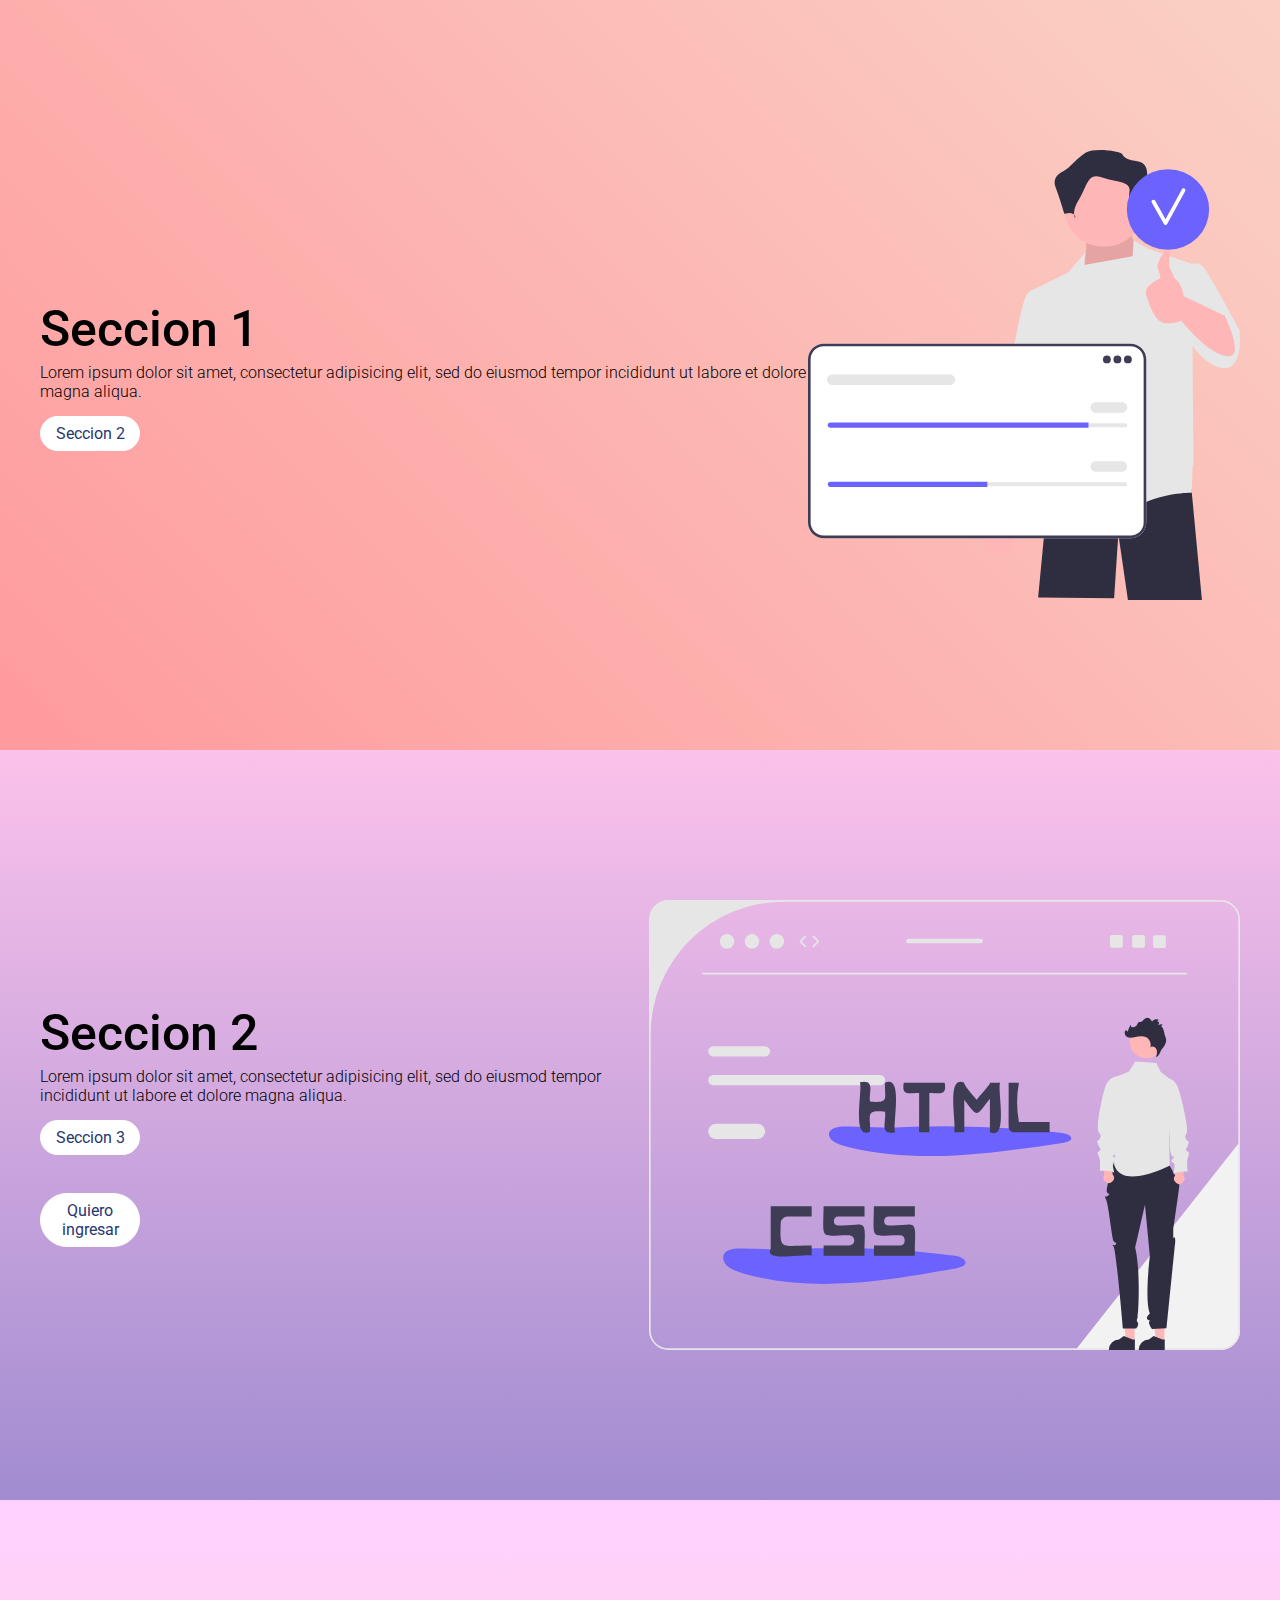
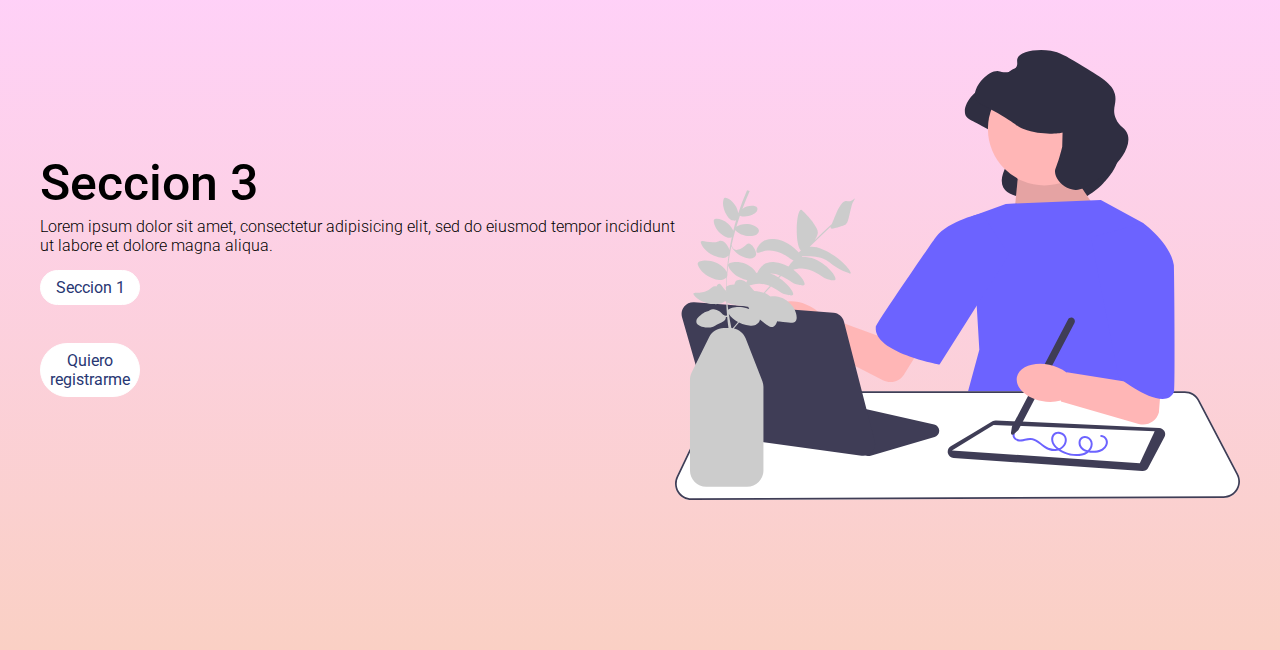
<file: index.html>
<!DOCTYPE html>
<html lang="en">

<head>
  <meta name="description" content="Puro HTML Y CSS" />
  <meta charset="utf-8">
  <title>HTML+CSS+PHP+SQL</title>
  <meta name="viewport" content="width=device-width, initial-scale=1">
  <meta name="author" content="">
  <link rel="stylesheet" href="estilos.css">
  <link rel="preconnect" href="https://fonts.googleapis.com">
  <link rel="preconnect" href="https://fonts.gstatic.com" crossorigin>
  <link href="https://fonts.googleapis.com/css2?family=Roboto:wght@300&display=swap" rel="stylesheet">
</head>

<body>
  
<section id="sec1">
  <div class="contenedor-texto">
  <h2>Seccion 1 </h2>
  <p>Lorem ipsum dolor sit amet, consectetur adipisicing elit, sed do eiusmod</a>
  tempor incididunt ut labore et dolore magna aliqua.</p>   
  <a href="#sec2">Seccion 2</a>
  </div>
  <img src="uno.svg">
</section>

<section id="sec2">
  <div class="contenedor-texto">
  <h2>Seccion 2</h2>
  <p>Lorem ipsum dolor sit amet, consectetur adipisicing elit, sed do eiusmod
  tempor incididunt ut labore et dolore magna aliqua.</p> 
  <a href="#sec3">Seccion 3</a>
  <br>
  <br>
  <br>
  <a href="form_login.php">Quiero ingresar</a>
  </div>
  <img src="dos.svg">
</section>

<section id="sec3">
  <div class="contenedor-texto">
  <h2>Seccion 3 </h2>
  <p>Lorem ipsum dolor sit amet, consectetur adipisicing elit, sed do eiusmod
  tempor incididunt ut labore et dolore magna aliqua.</p> 
  <a href="#sec1">Seccion 1</a>
  <br>
  <br>
  <br>
  <a href="form_registro.php">Quiero registrarme</a>
  </div>
  <img src="tres.svg">
</section>
</body>
</html>
</file>
<file: estilos.css>
*{
	margin: 0;
	padding:  0;
	box-sizing: border-box;
}


html{
	scroll-behavior: smooth;/* comportamiento smooth*/
}
body{
	font-family: 'Roboto', sans-serif;
}

section{
	height: 750px;
	display: flex;
	justify-content: space-evenly;
	padding: 0 40px;
	align-items: center;
}
section h2{
	font-size: 50px;
	font-weight: 500;
	margin-bottom: 5px;
}
section p{
	font-weight: 300;
	margin-bottom: 15px;
}

section a{
display: inline-block;
padding: 7px;
color: #283773;
text-decoration: none;
width: 100px;
text-align: center;
border: 1px solid #fff;
border-radius: 50px;
background-color: white;

}

section img{
	height: 60%;
}

section:nth-child(1){
background-image: linear-gradient(45deg, #ff9a9e 0%, #fad0c4 99%, #fad0c4 100%);
}
section:nth-child(2){
background-image: linear-gradient(to top, #a18cd1 0%, #fbc2eb 100%);
}
section:nth-child(3){
	background-image: linear-gradient(to top, #fad0c4 0%, #ffd1ff 100%);
}

/* comportamiento responsive*/
@media screen and (max-width: 1000px){
	section{
		flex-direction: column-reverse;
		align-content: center;
	}
	section>img{
		height: 40%;
	}
	.contenedor-texto{
		text-align: center;
	}
}

/*boton*/
</file>
